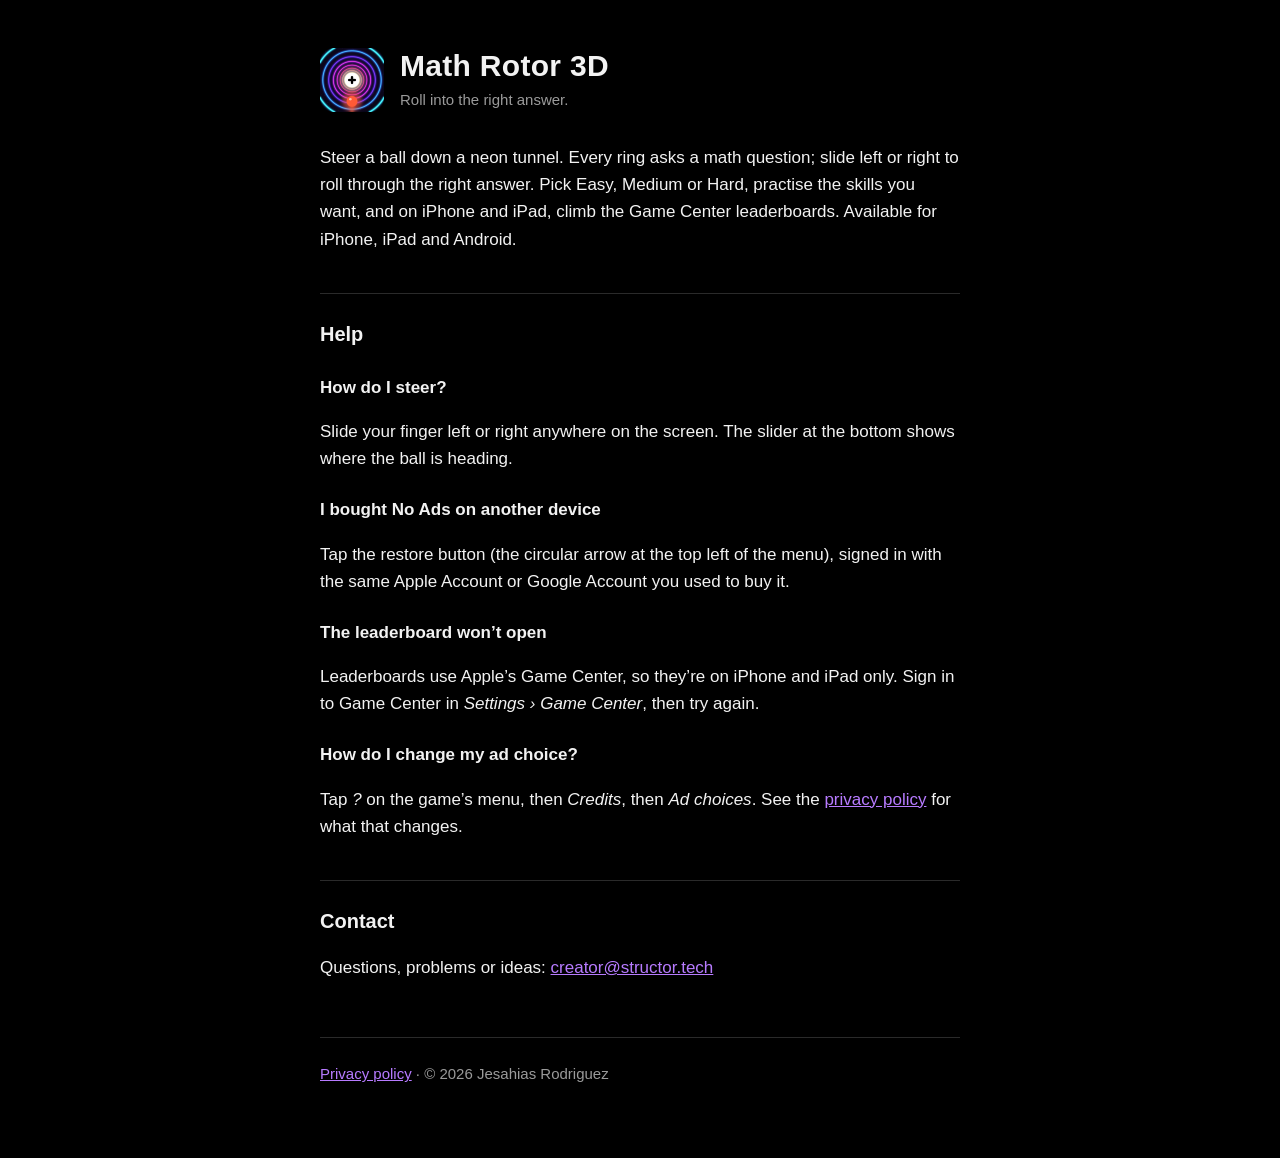
<file: index.html>
<!doctype html>
<html lang="en">
<head>
<meta charset="utf-8">
<meta name="viewport" content="width=device-width, initial-scale=1">
<title>Math Rotor 3D</title>
<meta name="description" content="Steer through a neon tunnel and roll into the right answer. Help and contact for Math Rotor 3D.">
<link rel="icon" href="icon.png">
<link rel="stylesheet" href="style.css">
</head>
<body>
<main>
  <header>
    <img src="icon.png" alt="">
    <div>
      <h1>Math Rotor 3D</h1>
      <div class="updated">Roll into the right answer.</div>
    </div>
  </header>

  <p>Steer a ball down a neon tunnel. Every ring asks a math question; slide left or right to roll through the right answer. Pick Easy, Medium or Hard, practise the skills you want, and on iPhone and iPad, climb the Game Center leaderboards. Available for iPhone, iPad and Android.</p>

  <h2>Help</h2>

  <h3>How do I steer?</h3>
  <p>Slide your finger left or right anywhere on the screen. The slider at the bottom shows where the ball is heading.</p>

  <h3>I bought No Ads on another device</h3>
  <p>Tap the restore button (the circular arrow at the top left of the menu), signed in with the same Apple Account or Google Account you used to buy it.</p>

  <h3>The leaderboard won’t open</h3>
  <p>Leaderboards use Apple’s Game Center, so they’re on iPhone and iPad only. Sign in to Game Center in <em>Settings › Game Center</em>, then try again.</p>

  <h3>How do I change my ad choice?</h3>
  <p>Tap <em>?</em> on the game’s menu, then <em>Credits</em>, then <em>Ad choices</em>. See the <a href="privacy/">privacy policy</a> for what that changes.</p>

  <h2>Contact</h2>
  <p>Questions, problems or ideas: <a href="mailto:creator@structor.tech">creator@structor.tech</a></p>

  <footer>
    <a href="privacy/">Privacy policy</a> · © 2026 Jesahias Rodriguez
  </footer>
</main>
</body>
</html>
</file>
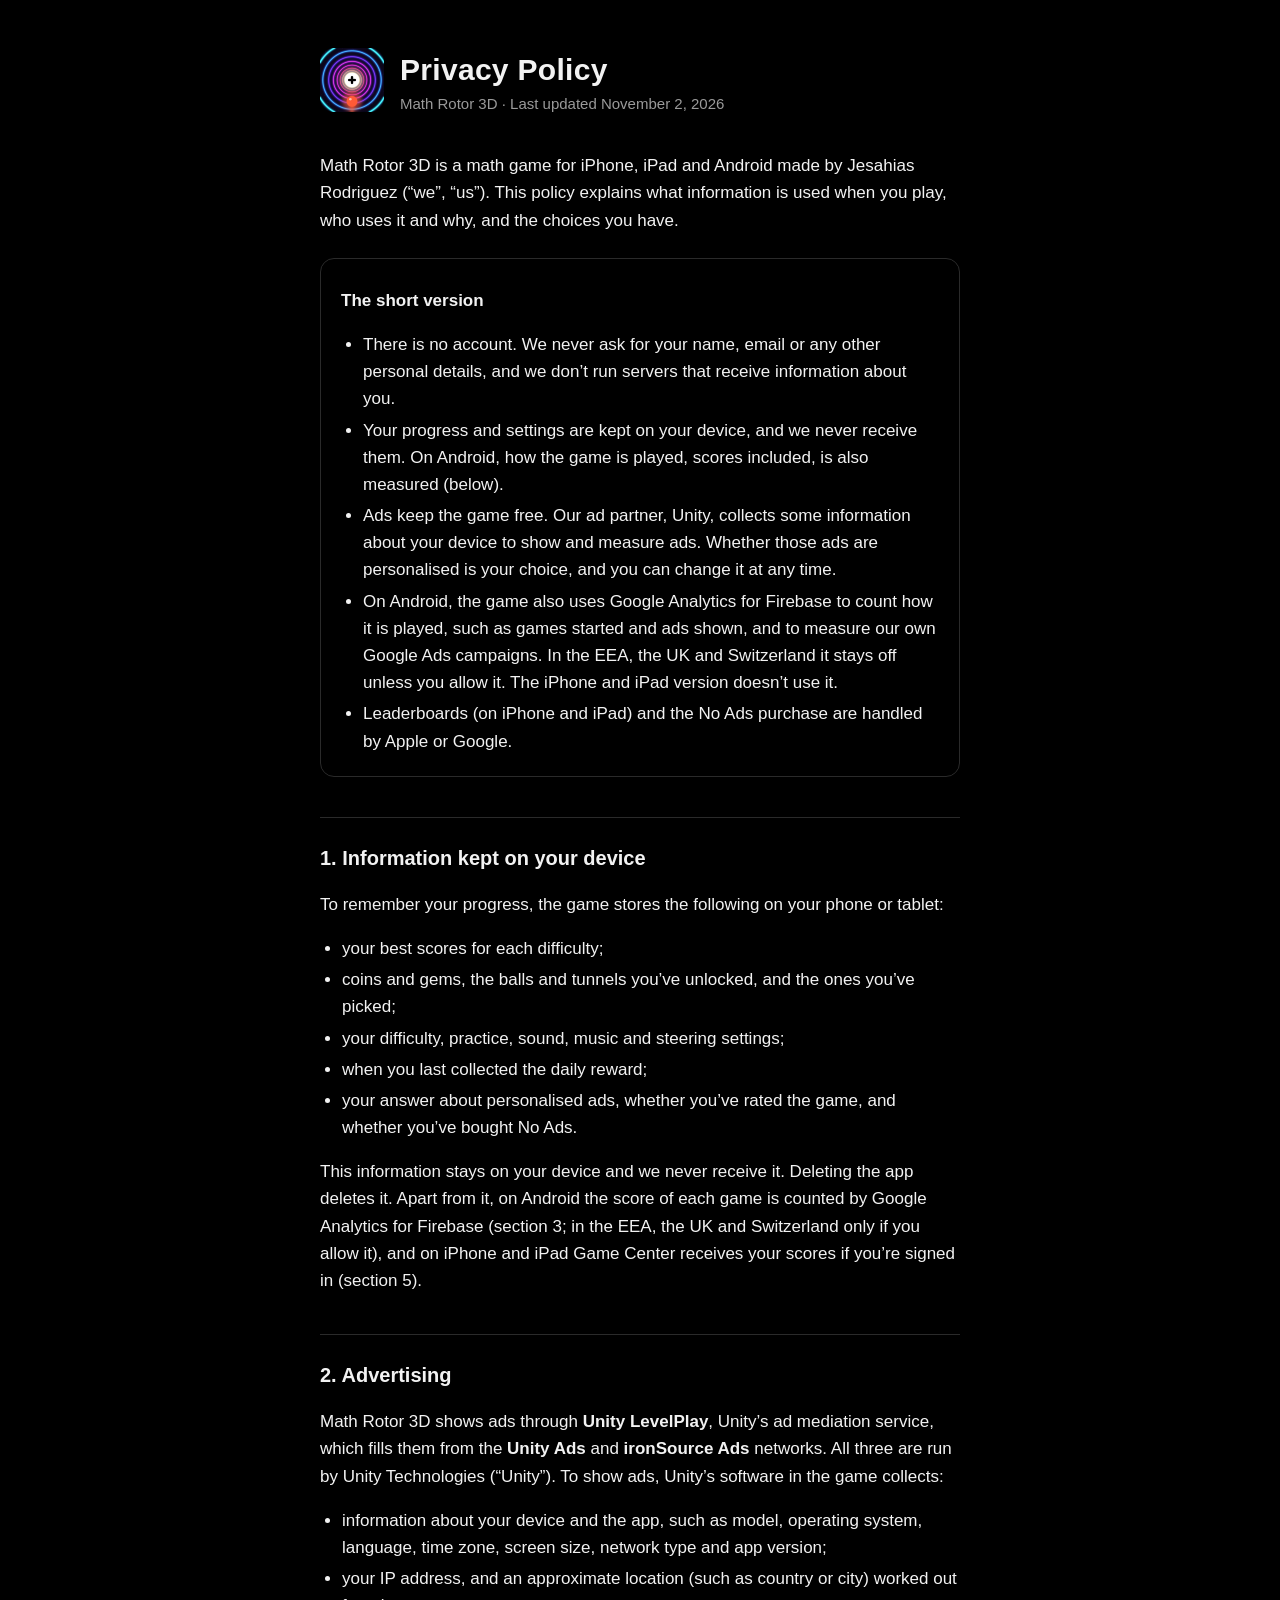
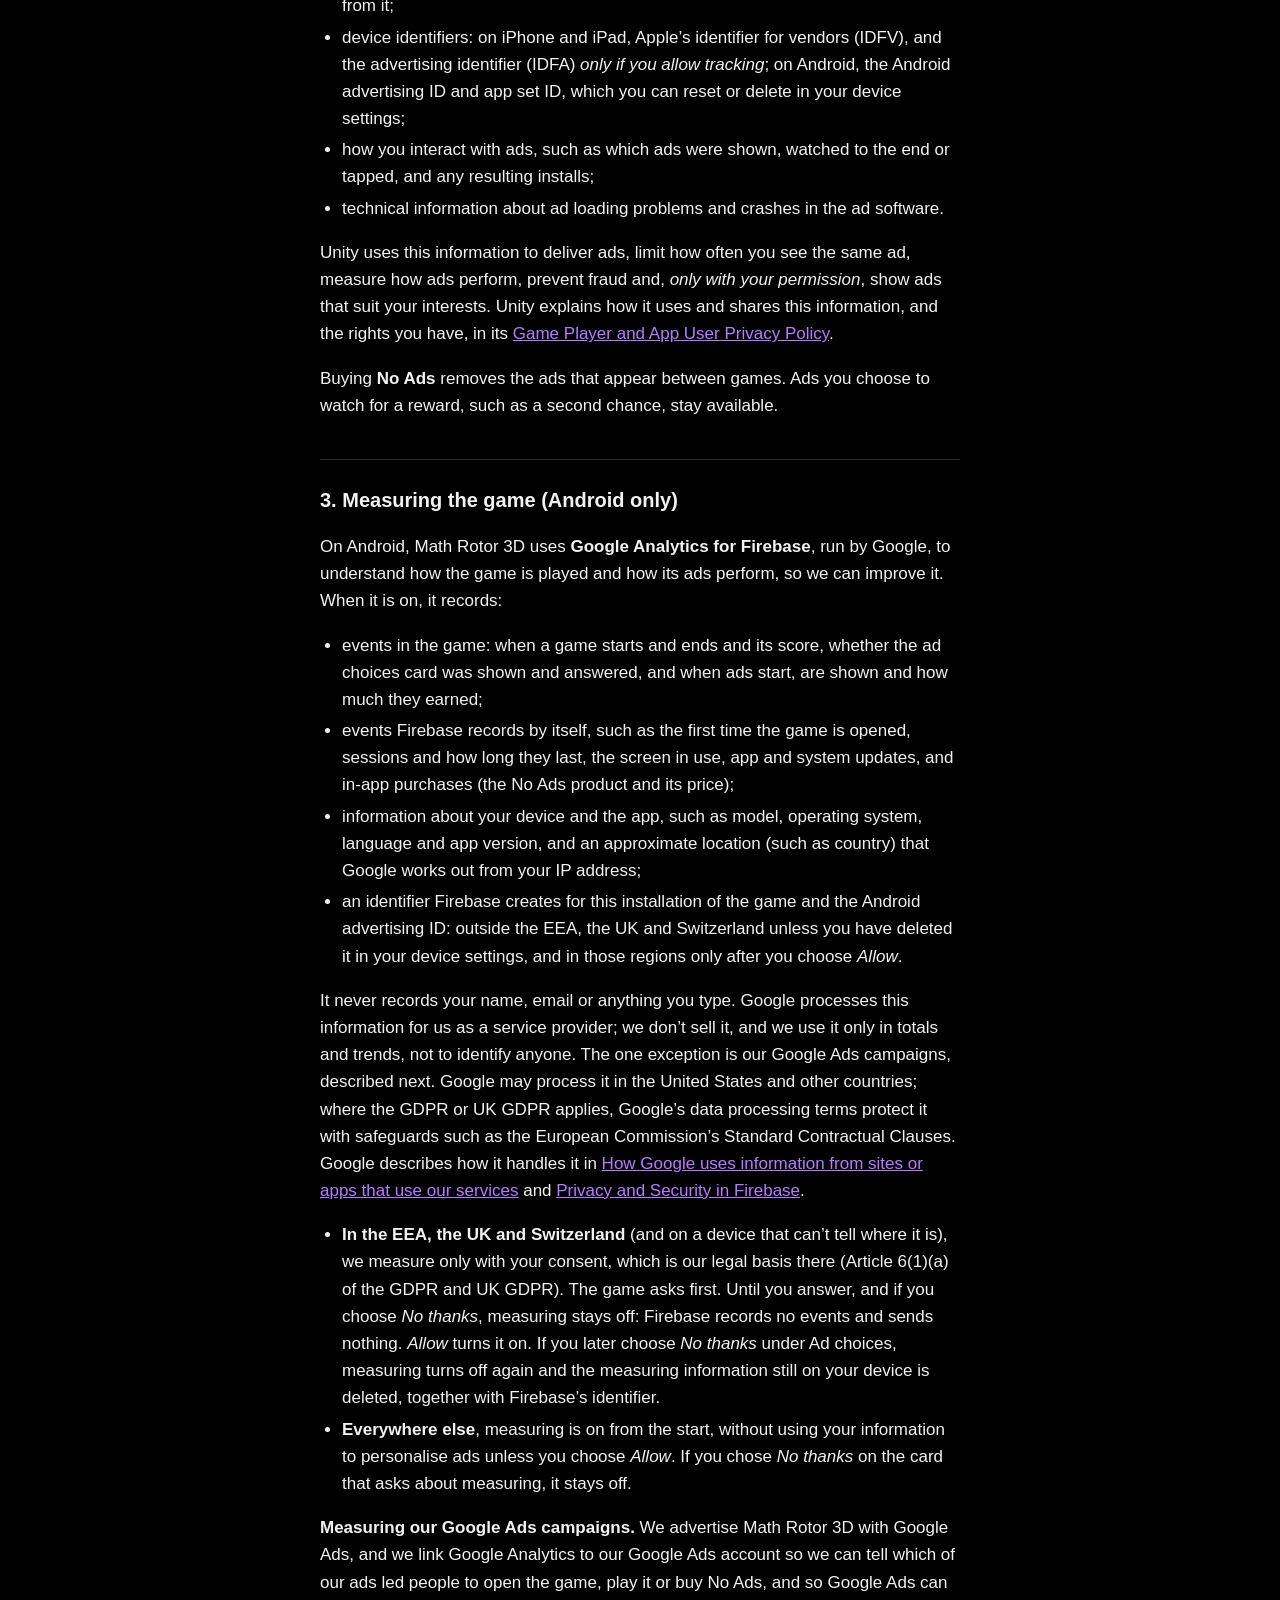
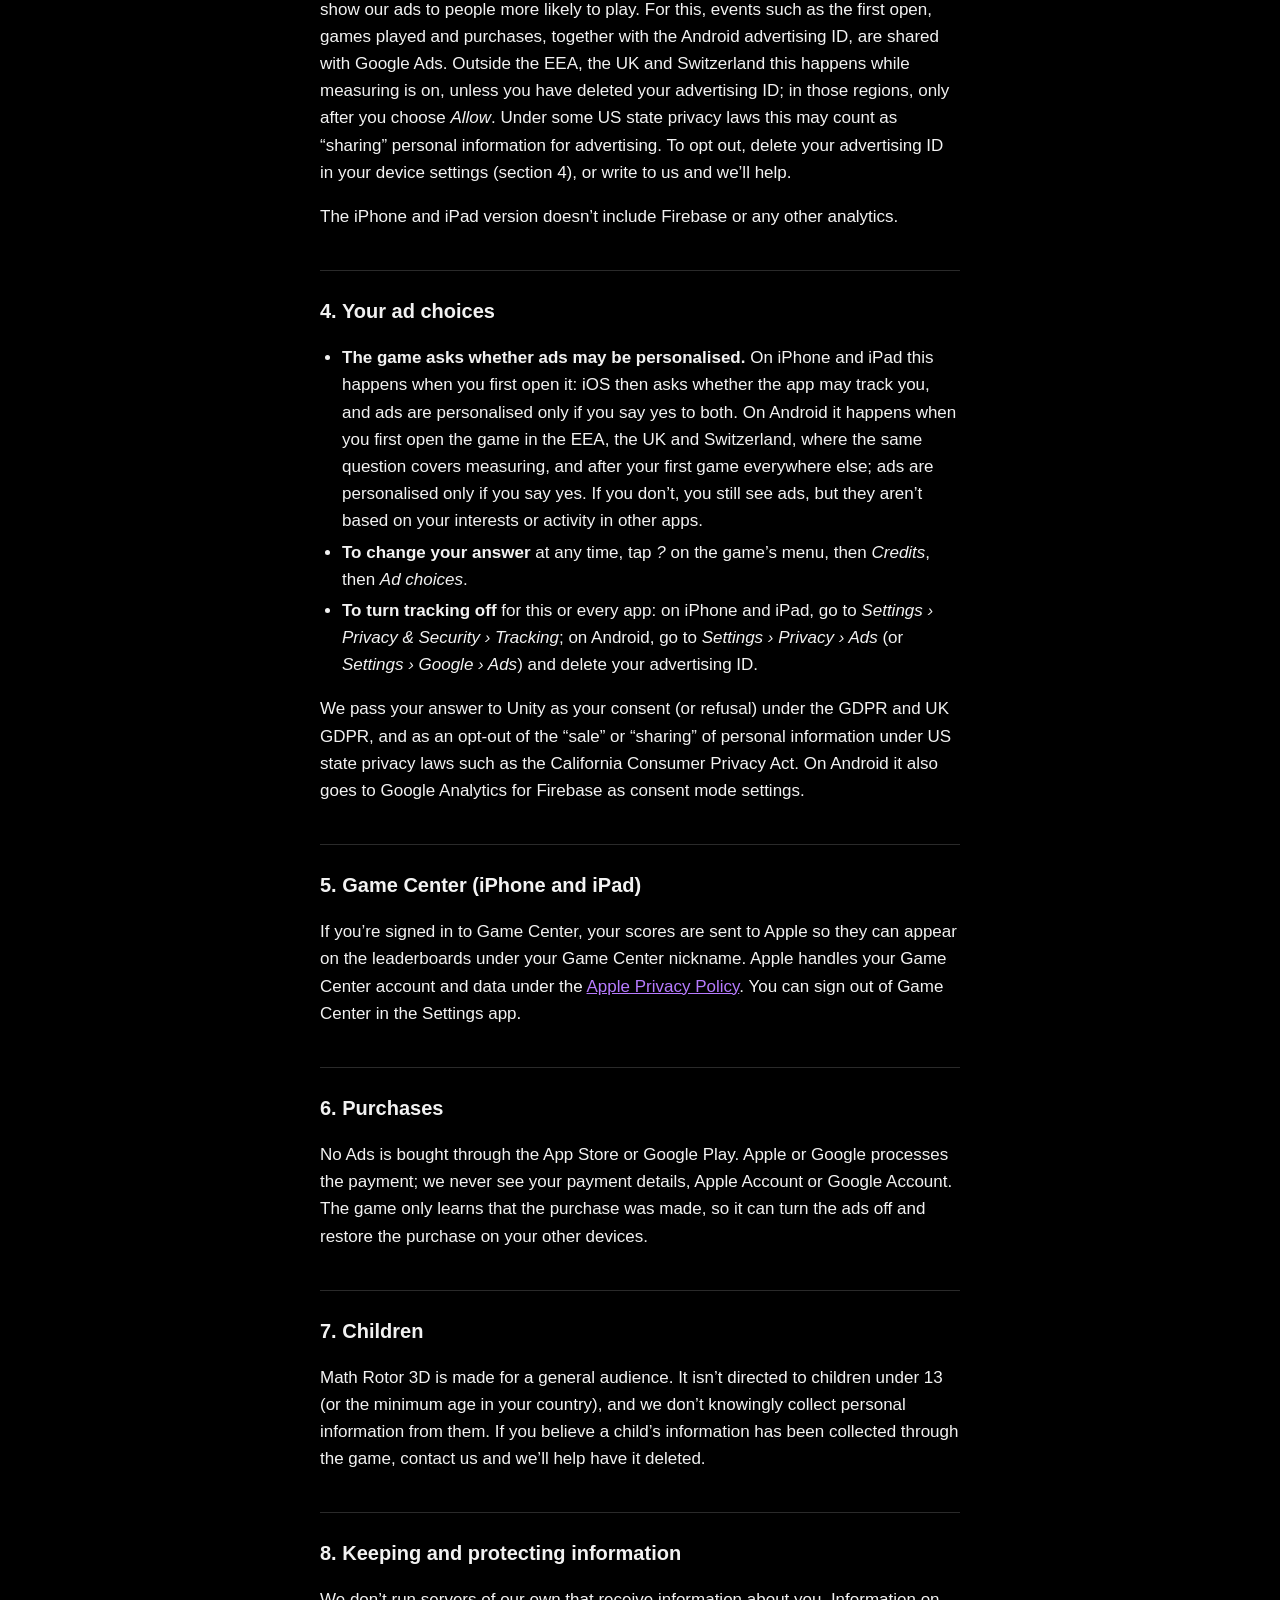
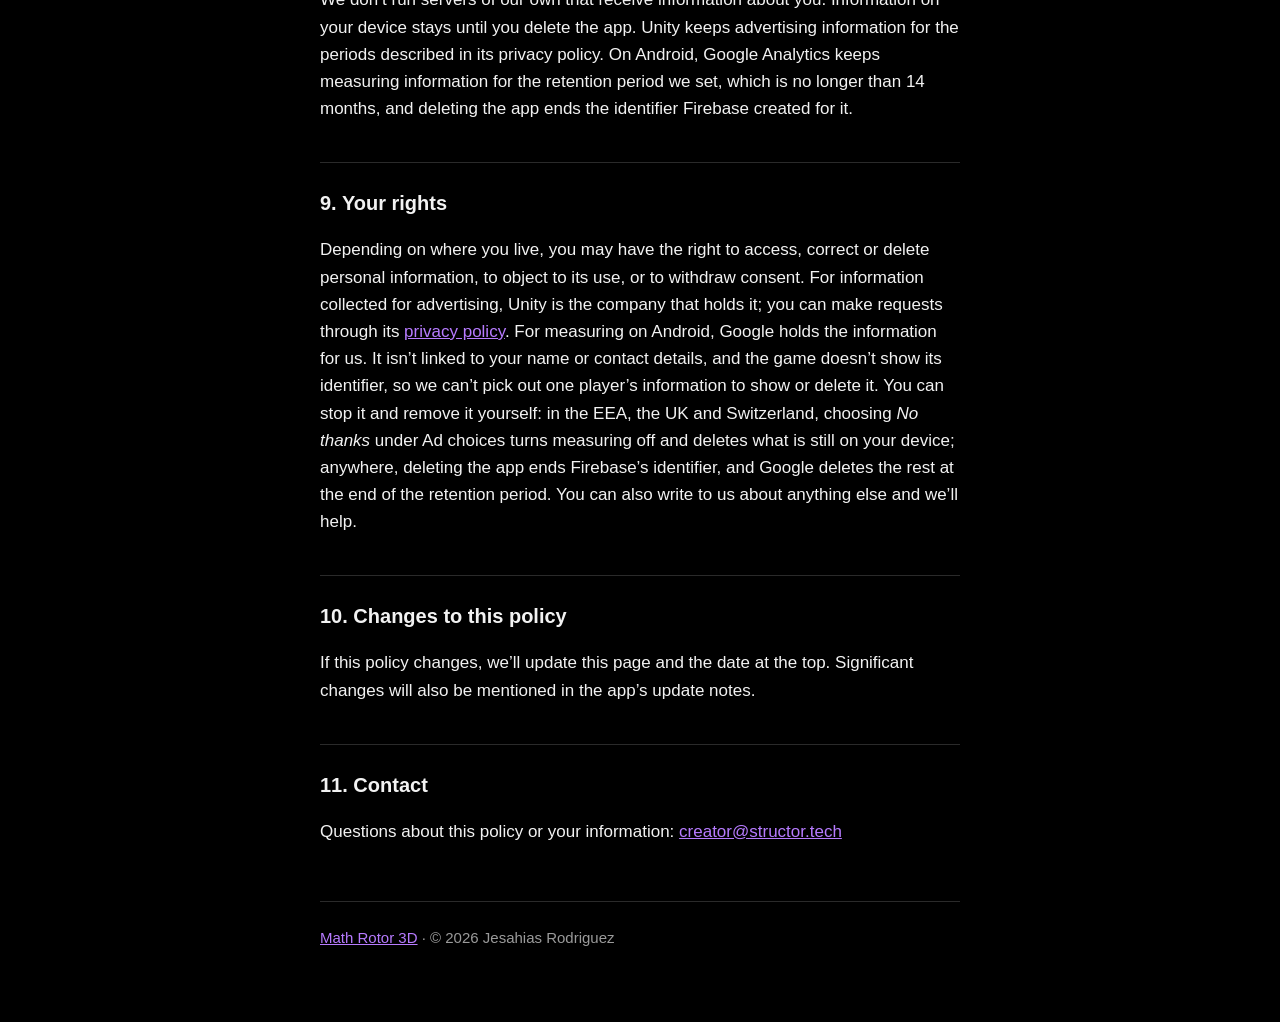
<file: privacy/index.html>
<!doctype html>
<html lang="en">
<head>
<meta charset="utf-8">
<meta name="viewport" content="width=device-width, initial-scale=1">
<title>Privacy Policy · Math Rotor 3D</title>
<meta name="description" content="What information Math Rotor 3D uses, who uses it, and the choices you have.">
<link rel="icon" href="../icon.png">
<link rel="stylesheet" href="../style.css">
</head>
<body>
<main>
  <header>
    <a href="../"><img src="../icon.png" alt=""></a>
    <div>
      <h1>Privacy Policy</h1>
      <div class="updated">Math Rotor 3D · Last updated November 2, 2026</div>
    </div>
  </header>

  <p>Math Rotor 3D is a math game for iPhone, iPad and Android made by Jesahias Rodriguez (“we”, “us”). This policy explains what information is used when you play, who uses it and why, and the choices you have.</p>

  <div class="summary">
    <h3>The short version</h3>
    <ul>
      <li>There is no account. We never ask for your name, email or any other personal details, and we don’t run servers that receive information about you.</li>
      <li>Your progress and settings are kept on your device, and we never receive them. On Android, how the game is played, scores included, is also measured (below).</li>
      <li>Ads keep the game free. Our ad partner, Unity, collects some information about your device to show and measure ads. Whether those ads are personalised is your choice, and you can change it at any time.</li>
      <li>On Android, the game also uses Google Analytics for Firebase to count how it is played, such as games started and ads shown, and to measure our own Google Ads campaigns. In the EEA, the UK and Switzerland it stays off unless you allow it. The iPhone and iPad version doesn’t use it.</li>
      <li>Leaderboards (on iPhone and iPad) and the No Ads purchase are handled by Apple or Google.</li>
    </ul>
  </div>

  <h2>1. Information kept on your device</h2>
  <p>To remember your progress, the game stores the following on your phone or tablet:</p>
  <ul>
    <li>your best scores for each difficulty;</li>
    <li>coins and gems, the balls and tunnels you’ve unlocked, and the ones you’ve picked;</li>
    <li>your difficulty, practice, sound, music and steering settings;</li>
    <li>when you last collected the daily reward;</li>
    <li>your answer about personalised ads, whether you’ve rated the game, and whether you’ve bought No Ads.</li>
  </ul>
  <p>This information stays on your device and we never receive it. Deleting the app deletes it. Apart from it, on Android the score of each game is counted by Google Analytics for Firebase (section 3; in the EEA, the UK and Switzerland only if you allow it), and on iPhone and iPad Game Center receives your scores if you’re signed in (section 5).</p>

  <h2>2. Advertising</h2>
  <p>Math Rotor 3D shows ads through <strong>Unity LevelPlay</strong>, Unity’s ad mediation service, which fills them from the <strong>Unity Ads</strong> and <strong>ironSource Ads</strong> networks. All three are run by Unity Technologies (“Unity”). To show ads, Unity’s software in the game collects:</p>
  <ul>
    <li>information about your device and the app, such as model, operating system, language, time zone, screen size, network type and app version;</li>
    <li>your IP address, and an approximate location (such as country or city) worked out from it;</li>
    <li>device identifiers: on iPhone and iPad, Apple’s identifier for vendors (IDFV), and the advertising identifier (IDFA) <em>only if you allow tracking</em>; on Android, the Android advertising ID and app set ID, which you can reset or delete in your device settings;</li>
    <li>how you interact with ads, such as which ads were shown, watched to the end or tapped, and any resulting installs;</li>
    <li>technical information about ad loading problems and crashes in the ad software.</li>
  </ul>
  <p>Unity uses this information to deliver ads, limit how often you see the same ad, measure how ads perform, prevent fraud and, <em>only with your permission</em>, show ads that suit your interests. Unity explains how it uses and shares this information, and the rights you have, in its <a href="https://unity.com/legal/game-player-and-app-user-privacy-policy">Game Player and App User Privacy Policy</a>.</p>
  <p>Buying <strong>No Ads</strong> removes the ads that appear between games. Ads you choose to watch for a reward, such as a second chance, stay available.</p>

  <h2>3. Measuring the game (Android only)</h2>
  <p>On Android, Math Rotor 3D uses <strong>Google Analytics for Firebase</strong>, run by Google, to understand how the game is played and how its ads perform, so we can improve it. When it is on, it records:</p>
  <ul>
    <li>events in the game: when a game starts and ends and its score, whether the ad choices card was shown and answered, and when ads start, are shown and how much they earned;</li>
    <li>events Firebase records by itself, such as the first time the game is opened, sessions and how long they last, the screen in use, app and system updates, and in-app purchases (the No Ads product and its price);</li>
    <li>information about your device and the app, such as model, operating system, language and app version, and an approximate location (such as country) that Google works out from your IP address;</li>
    <li>an identifier Firebase creates for this installation of the game and the Android advertising ID: outside the EEA, the UK and Switzerland unless you have deleted it in your device settings, and in those regions only after you choose <em>Allow</em>.</li>
  </ul>
  <p>It never records your name, email or anything you type. Google processes this information for us as a service provider; we don’t sell it, and we use it only in totals and trends, not to identify anyone. The one exception is our Google Ads campaigns, described next. Google may process it in the United States and other countries; where the GDPR or UK GDPR applies, Google’s data processing terms protect it with safeguards such as the European Commission’s Standard Contractual Clauses. Google describes how it handles it in <a href="https://policies.google.com/technologies/partner-sites">How Google uses information from sites or apps that use our services</a> and <a href="https://firebase.google.com/support/privacy">Privacy and Security in Firebase</a>.</p>
  <ul>
    <li><strong>In the EEA, the UK and Switzerland</strong> (and on a device that can’t tell where it is), we measure only with your consent, which is our legal basis there (Article 6(1)(a) of the GDPR and UK GDPR). The game asks first. Until you answer, and if you choose <em>No thanks</em>, measuring stays off: Firebase records no events and sends nothing. <em>Allow</em> turns it on. If you later choose <em>No thanks</em> under Ad choices, measuring turns off again and the measuring information still on your device is deleted, together with Firebase’s identifier.</li>
    <li><strong>Everywhere else</strong>, measuring is on from the start, without using your information to personalise ads unless you choose <em>Allow</em>. If you chose <em>No thanks</em> on the card that asks about measuring, it stays off.</li>
  </ul>
  <p><strong>Measuring our Google Ads campaigns.</strong> We advertise Math Rotor 3D with Google Ads, and we link Google Analytics to our Google Ads account so we can tell which of our ads led people to open the game, play it or buy No Ads, and so Google Ads can show our ads to people more likely to play. For this, events such as the first open, games played and purchases, together with the Android advertising ID, are shared with Google Ads. Outside the EEA, the UK and Switzerland this happens while measuring is on, unless you have deleted your advertising ID; in those regions, only after you choose <em>Allow</em>. Under some US state privacy laws this may count as “sharing” personal information for advertising. To opt out, delete your advertising ID in your device settings (section 4), or write to us and we’ll help.</p>
  <p>The iPhone and iPad version doesn’t include Firebase or any other analytics.</p>

  <h2>4. Your ad choices</h2>
  <ul>
    <li><strong>The game asks whether ads may be personalised.</strong> On iPhone and iPad this happens when you first open it: iOS then asks whether the app may track you, and ads are personalised only if you say yes to both. On Android it happens when you first open the game in the EEA, the UK and Switzerland, where the same question covers measuring, and after your first game everywhere else; ads are personalised only if you say yes. If you don’t, you still see ads, but they aren’t based on your interests or activity in other apps.</li>
    <li><strong>To change your answer</strong> at any time, tap <em>?</em> on the game’s menu, then <em>Credits</em>, then <em>Ad choices</em>.</li>
    <li><strong>To turn tracking off</strong> for this or every app: on iPhone and iPad, go to <em>Settings › Privacy &amp; Security › Tracking</em>; on Android, go to <em>Settings › Privacy › Ads</em> (or <em>Settings › Google › Ads</em>) and delete your advertising ID.</li>
  </ul>
  <p>We pass your answer to Unity as your consent (or refusal) under the GDPR and UK GDPR, and as an opt-out of the “sale” or “sharing” of personal information under US state privacy laws such as the California Consumer Privacy Act. On Android it also goes to Google Analytics for Firebase as consent mode settings.</p>

  <h2>5. Game Center (iPhone and iPad)</h2>
  <p>If you’re signed in to Game Center, your scores are sent to Apple so they can appear on the leaderboards under your Game Center nickname. Apple handles your Game Center account and data under the <a href="https://www.apple.com/legal/privacy/">Apple Privacy Policy</a>. You can sign out of Game Center in the Settings app.</p>

  <h2>6. Purchases</h2>
  <p>No Ads is bought through the App Store or Google Play. Apple or Google processes the payment; we never see your payment details, Apple Account or Google Account. The game only learns that the purchase was made, so it can turn the ads off and restore the purchase on your other devices.</p>

  <h2>7. Children</h2>
  <p>Math Rotor 3D is made for a general audience. It isn’t directed to children under 13 (or the minimum age in your country), and we don’t knowingly collect personal information from them. If you believe a child’s information has been collected through the game, contact us and we’ll help have it deleted.</p>

  <h2>8. Keeping and protecting information</h2>
  <p>We don’t run servers of our own that receive information about you. Information on your device stays until you delete the app. Unity keeps advertising information for the periods described in its privacy policy. On Android, Google Analytics keeps measuring information for the retention period we set, which is no longer than 14 months, and deleting the app ends the identifier Firebase created for it.</p>

  <h2>9. Your rights</h2>
  <p>Depending on where you live, you may have the right to access, correct or delete personal information, to object to its use, or to withdraw consent. For information collected for advertising, Unity is the company that holds it; you can make requests through its <a href="https://unity.com/legal/game-player-and-app-user-privacy-policy">privacy policy</a>. For measuring on Android, Google holds the information for us. It isn’t linked to your name or contact details, and the game doesn’t show its identifier, so we can’t pick out one player’s information to show or delete it. You can stop it and remove it yourself: in the EEA, the UK and Switzerland, choosing <em>No thanks</em> under Ad choices turns measuring off and deletes what is still on your device; anywhere, deleting the app ends Firebase’s identifier, and Google deletes the rest at the end of the retention period. You can also write to us about anything else and we’ll help.</p>

  <h2>10. Changes to this policy</h2>
  <p>If this policy changes, we’ll update this page and the date at the top. Significant changes will also be mentioned in the app’s update notes.</p>

  <h2>11. Contact</h2>
  <p>Questions about this policy or your information: <a href="mailto:creator@structor.tech">creator@structor.tech</a></p>

  <footer>
    <a href="../">Math Rotor 3D</a> · © 2026 Jesahias Rodriguez
  </footer>
</main>
</body>
</html>
</file>
<file: style.css>
:root {
  color-scheme: dark;
  --bg: #000;
  --text: #f2f2f2;
  --muted: #9a9a9a;
  --line: #2a2a2a;
  --accent: #b77bff;
}

* { box-sizing: border-box; }

body {
  margin: 0;
  background: var(--bg);
  color: var(--text);
  font: 17px/1.6 -apple-system, BlinkMacSystemFont, "SF Pro Text", "Segoe UI", Roboto, sans-serif;
  -webkit-text-size-adjust: 100%;
}

main {
  max-width: 680px;
  margin: 0 auto;
  padding: 48px 20px 72px;
}

header {
  display: flex;
  align-items: center;
  gap: 16px;
  margin-bottom: 32px;
}

header img {
  width: 64px;
  height: 64px;
  border-radius: 14px;
}

header a { color: inherit; text-decoration: none; }

h1 {
  font-size: 30px;
  line-height: 1.2;
  margin: 0;
  letter-spacing: 0.01em;
}

h2 {
  font-size: 20px;
  margin: 40px 0 8px;
  padding-top: 24px;
  border-top: 1px solid var(--line);
}

h3 { font-size: 17px; margin: 24px 0 4px; }

p, li { color: var(--text); }

.muted, .updated { color: var(--muted); }

.updated { margin-top: 4px; font-size: 15px; }

ul { padding-left: 22px; }

li { margin: 4px 0; }

a { color: var(--accent); }

.summary {
  border: 1px solid var(--line);
  border-radius: 14px;
  padding: 4px 20px;
  margin: 24px 0;
}

footer {
  margin-top: 56px;
  padding-top: 24px;
  border-top: 1px solid var(--line);
  color: var(--muted);
  font-size: 15px;
}
</file>
